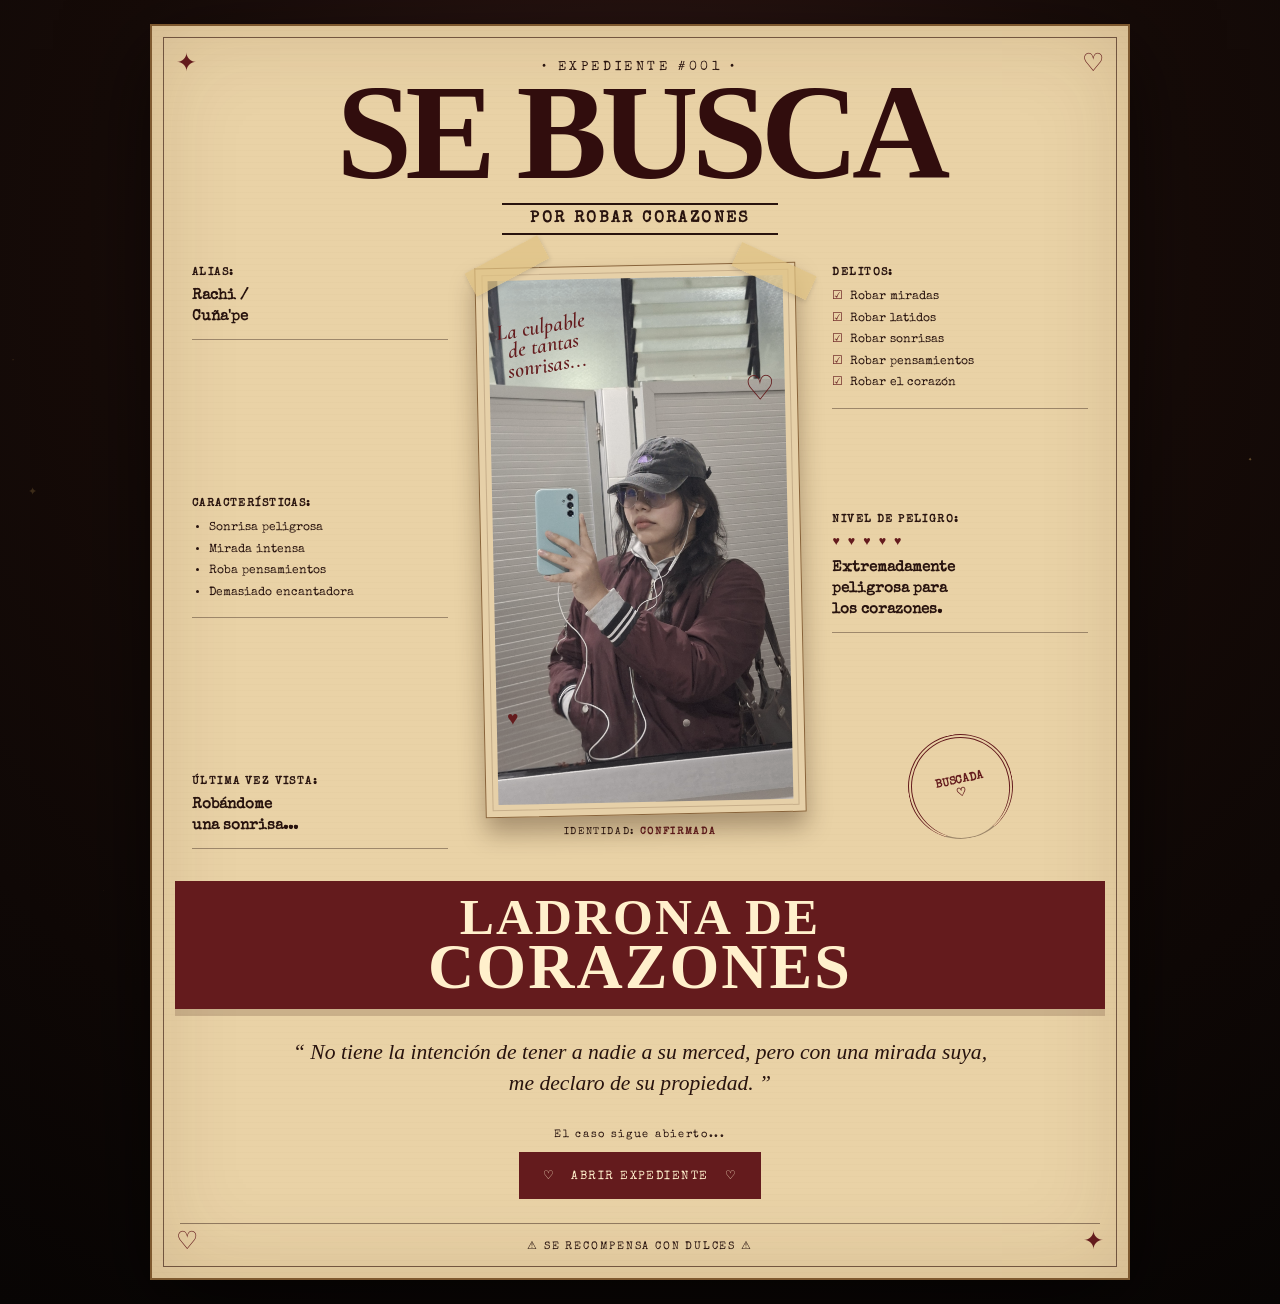
<file: index.html>
<!doctype html><html lang="es"><head><meta charset="utf-8"><meta name="viewport" content="width=device-width,initial-scale=1"><meta name="theme-color" content="#160b08"><title>Se busca — Ladrona de corazones ♡</title><link rel="stylesheet" href="style.css"></head><body class="poster-page"><div class="dust"></div><main class="poster"><i class="corner tl">✦</i><i class="corner tr">♡</i><i class="corner bl">♡</i><i class="corner br">✦</i><header><p class="case">• EXPEDIENTE #001 •</p><h1>SE BUSCA</h1><div class="subtitle">POR ROBAR CORAZONES</div></header><section class="profile"><aside class="side left"><div><b>ALIAS:</b><strong>Rachi /<br>Cuña'pe</strong></div><div><b>CARACTERÍSTICAS:</b><ul><li>Sonrisa peligrosa</li><li>Mirada intensa</li><li>Roba pensamientos</li><li>Demasiado encantadora</li></ul></div><div><b>ÚLTIMA VEZ VISTA:</b><strong>Robándome<br>una sonrisa...</strong></div></aside><div class="photo-area"><span class="tape tape1"></span><span class="tape tape2"></span><div class="photo"><img src="sospechosa.png" alt="Fotografía de la sospechosa"><span class="ph h1">♡</span><span class="ph h2">♥</span><span class="note">La culpable<br>de tantas<br>sonrisas...</span></div><small>IDENTIDAD: <b>CONFIRMADA</b></small></div><aside class="side right"><div><b>DELITOS:</b><ul class="checks"><li>Robar miradas</li><li>Robar latidos</li><li>Robar sonrisas</li><li>Robar pensamientos</li><li>Robar el corazón</li></ul></div><div><b>NIVEL DE PELIGRO:</b><div class="danger">♥ ♥ ♥ ♥ ♥</div><strong>Extremadamente<br>peligrosa para<br>los corazones.</strong></div><div class="stamp">BUSCADA<br>♡</div></aside></section><section class="banner">LADRONA DE<br><span>CORAZONES</span></section><section class="quote">“ No tiene la intención de tener a nadie a su merced, pero con una mirada suya, me declaro de su propiedad. ”</section><section class="open"><p>El caso sigue abierto...</p><a href="carta.html">♡ &nbsp; ABRIR EXPEDIENTE &nbsp; ♡</a></section><footer>⚠ SE RECOMPENSA CON DULCES ⚠</footer></main><script src="script.js"></script></body></html>
</file>
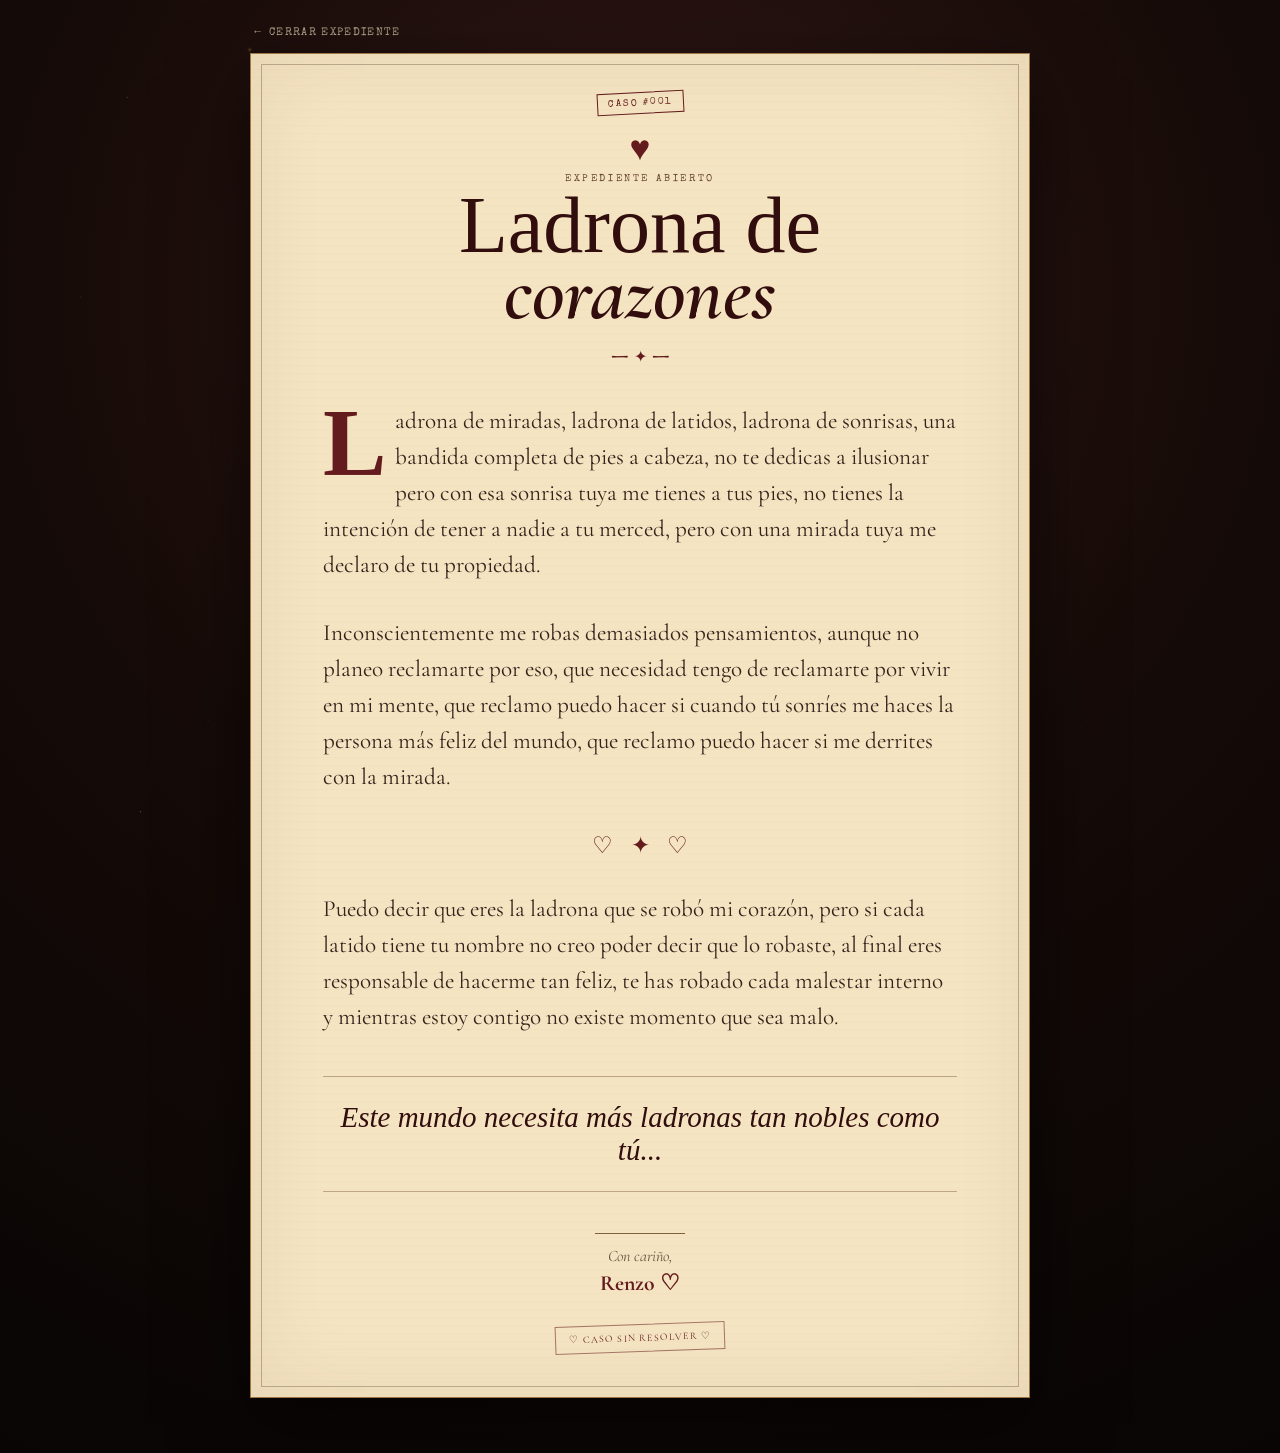
<file: carta.html>
<!doctype html><html lang="es"><head><meta charset="utf-8"><meta name="viewport" content="width=device-width,initial-scale=1"><meta name="theme-color" content="#180c0a"><title>Expediente abierto — ♡</title><link rel="stylesheet" href="style.css"></head><body class="letter-page"><div class="dust"></div><main class="letter-wrap"><a class="back" href="index.html">← cerrar expediente</a><article class="letter"><header><span class="tiny">CASO #001</span><div class="heart">♥</div><p>EXPEDIENTE ABIERTO</p><h1>Ladrona de<br><em>corazones</em></h1><div class="ornament">— ✦ —</div></header><div class="letter-body"><p class="dropcap">Ladrona de miradas, ladrona de latidos, ladrona de sonrisas, una bandida completa de pies a cabeza, no te dedicas a ilusionar pero con esa sonrisa tuya me tienes a tus pies, no tienes la intención de tener a nadie a tu merced, pero con una mirada tuya me declaro de tu propiedad.</p><p>Inconscientemente me robas demasiados pensamientos, aunque no planeo reclamarte por eso, que necesidad tengo de reclamarte por vivir en mi mente, que reclamo puedo hacer si cuando tú sonríes me haces la persona más feliz del mundo, que reclamo puedo hacer si me derrites con la mirada.</p><div class="divider">♡ &nbsp; ✦ &nbsp; ♡</div><p>Puedo decir que eres la ladrona que se robó mi corazón, pero si cada latido tiene tu nombre no creo poder decir que lo robaste, al final eres responsable de hacerme tan feliz, te has robado cada malestar interno y mientras estoy contigo no existe momento que sea malo.</p><p class="final">Este mundo necesita más ladronas tan nobles como tú...</p></div><footer><div class="line"></div><p>Con cariño,</p><strong>Renzo ♡</strong><div class="closed">♡ CASO SIN RESOLVER ♡</div></footer></article></main><script src="script.js"></script></body></html>
</file>
<file: style.css>
@import url('https://fonts.googleapis.com/css2?family=Cormorant+Garamond:wght@400;500;600;700&family=Special+Elite&display=swap');
:root{--ink:#28130e;--red:#641b1d;--dark:#310d0d;--gold:#c9984d;--paper:#e9d2a6;--light:#f4e4c1;--cream:#fff0cc}*{box-sizing:border-box}html{min-height:100%}body{margin:0;min-height:100vh;color:var(--ink);font-family:"Special Elite",Georgia,serif;background:radial-gradient(circle at 50% 20%,#321816,#160b08 45%,#080504)}a{-webkit-tap-highlight-color:transparent}.dust{position:fixed;inset:0;overflow:hidden;pointer-events:none;z-index:0}.dust:before{content:"✦  ·  ♡     ·     ✦     ·  ♡";position:absolute;top:-10%;left:-10%;width:120%;color:#c9984d22;font-size:14px;letter-spacing:24px;animation:fall 25s linear infinite}@keyframes fall{to{transform:translateY(120vh) rotate(8deg)}}
.poster-page{padding:24px 12px}.poster{position:relative;z-index:1;width:min(100%,980px);margin:auto;padding:30px 28px 26px;overflow:hidden;border:2px solid #7e5930;background:repeating-linear-gradient(0deg,transparent 0,transparent 5px,#5b321a08 6px),var(--paper);box-shadow:0 25px 80px #0009,inset 0 0 90px #4e250f26}.poster:before{content:"";position:absolute;inset:11px;border:1px solid #3a1b10a6;pointer-events:none}.corner{position:absolute;z-index:3;color:var(--red);font-style:normal;font-size:25px}.tl{top:22px;left:24px}.tr{top:22px;right:24px}.bl{bottom:22px;left:24px}.br{bottom:22px;right:24px}header{text-align:center;position:relative;z-index:2}.case{margin:5px 0;font-size:.8rem;letter-spacing:.28em}.poster h1{margin:0;color:var(--dark);font-family:Georgia,serif;font-size:clamp(4rem,11vw,8.5rem);line-height:.78;letter-spacing:-.05em}.subtitle{display:inline-block;margin-top:18px;padding:6px 28px;border-top:2px solid var(--ink);border-bottom:2px solid var(--ink);font-size:clamp:.8rem,2.3vw,1.5rem);letter-spacing:.15em;font-weight:bold}.profile{position:relative;z-index:2;display:grid;grid-template-columns:1fr minmax(330px,1.35fr) 1fr;gap:20px;align-items:center;padding:18px 12px 28px}.side{align-self:stretch;display:flex;flex-direction:column;justify-content:space-between;font-size:.78rem;line-height:1.4}.side>div{padding:12px 0;border-bottom:1px solid #28130e63}.side b{display:block;margin-bottom:6px;font-size:.68rem;letter-spacing:.13em}.side strong{font-size:.92rem}.side ul{margin:8px 0 0;padding-left:17px}.side li{margin:4px 0}.checks{list-style:none;padding-left:0!important}.checks li:before{content:"☑";color:var(--red);margin-right:7px}.danger{margin:7px 0;color:var(--red);letter-spacing:2px}.stamp{width:105px;height:105px;margin:10px auto;display:grid;place-content:center;border:4px double var(--red);border-radius:50%;color:var(--red);text-align:center;font-weight:bold;font-size:.72rem;line-height:1.1;transform:rotate(-12deg)}.photo-area{position:relative;padding:12px;text-align:center}.photo{position:relative;padding:12px;background:#e6d0a8;border:1px solid #88633a;box-shadow:0 15px 25px #30190c59;transform:rotate(-1.2deg)}.photo:before{content:"";position:absolute;inset:6px;border:1px solid #4b2a1633;pointer-events:none}.photo img{display:block;width:100%;height:auto;max-height:610px;object-fit:cover;filter:sepia(.12) saturate(.82)}.tape{position:absolute;z-index:4;width:82px;height:26px;background:#e0c284b8;box-shadow:0 2px 5px #0002}.tape1{top:0;left:-2px;transform:rotate(-28deg)}.tape2{top:5px;right:-3px;transform:rotate(25deg)}.ph{position:absolute;z-index:5;color:var(--red);font:34px Georgia; text-shadow:0 1px #fff0}.h1{top:19%;right:7%}.h2{bottom:16%;left:7%;font-size:19px}.note{position:absolute;z-index:5;top:9%;left:7%;color:var(--red);font:600 italic clamp(1rem,2vw,1.35rem)/.9 "Cormorant Garamond",Georgia;transform:rotate(-8deg)}.photo-area>small{display:block;margin-top:12px;font-size:.65rem;letter-spacing:.16em}.photo-area small b{color:var(--red)}.banner{position:relative;z-index:2;margin:4px -5px 22px;padding:13px 20px;background:var(--red);color:var(--cream);text-align:center;font:900 clamp(1.7rem,5vw,3.2rem)/.88 Georgia;letter-spacing:.04em;box-shadow:0 7px #41170e2e}.banner span{font-size:1.25em}.quote{position:relative;z-index:2;max-width:760px;margin:28px auto;padding:0 25px;text-align:center;font:italic clamp(1rem,2.4vw,1.35rem)/1.45 Georgia}.open{position:relative;z-index:2;margin-top:30px;text-align:center}.open p{margin-bottom:12px;font-size:.7rem;letter-spacing:.15em}.open a{display:inline-flex;padding:14px 22px;border:2px solid var(--red);background:var(--red);color:var(--cream);text-decoration:none;font-size:.75rem;letter-spacing:.12em;transition:.25s}.open a:hover{transform:translateY(-3px);box-shadow:0 8px 18px #39110c4d}.poster footer{position:relative;z-index:2;margin-top:24px;padding-top:15px;border-top:1px solid #28130e73;text-align:center;font-size:.7rem;letter-spacing:.16em}
.letter-page{padding:24px 14px 55px}.letter-wrap{position:relative;z-index:2;width:min(100%,780px);margin:auto}.back{display:inline-block;margin:0 0 15px 2px;color:#ffeecaab;text-decoration:none;font-size:.7rem;letter-spacing:.12em;text-transform:uppercase}.letter{position:relative;padding:38px clamp(24px,7vw,72px) 45px;overflow:hidden;background:repeating-linear-gradient(0deg,transparent 0,transparent 7px,#5b321a08 8px),var(--light);border:1px solid #9d7644;box-shadow:0 25px 70px #0008,inset 0 0 80px #552b1414}.letter:before{content:"";position:absolute;inset:10px;border:1px solid #4725154d;pointer-events:none}.letter header{text-align:center;padding-bottom:22px}.tiny{display:inline-block;padding:5px 10px;border:1px solid var(--red);color:var(--red);font-size:.6rem;letter-spacing:.16em;transform:rotate(-3deg)}.heart{margin:15px 0 4px;color:var(--red);font-size:2.2rem;animation:pulse 2.2s infinite}@keyframes pulse{0%,100%{transform:scale(1)}15%{transform:scale(1.15)}30%{transform:scale(1)}45%{transform:scale(1.1)}}.letter header p{margin:0 0 8px;color:#684631;font-size:.65rem;letter-spacing:.25em}.letter h1{margin:0;color:var(--dark);font:500 clamp(2.5rem,9vw,5rem)/.83 Georgia}.letter h1 em{font-family:"Cormorant Garamond",Georgia;font-weight:600}.ornament{margin-top:20px;color:var(--red)}.letter-body{padding-top:15px;color:#34221b;font:clamp(1.2rem,4.5vw,1.45rem)/1.55 "Cormorant Garamond",Georgia}.letter-body p{margin:0 0 1.4em}.dropcap:first-letter{float:left;margin:.06em .09em 0 0;color:var(--red);font:700 4.1em/.72 Georgia}.divider{text-align:center;color:var(--red);margin:28px 0;font-family:Georgia}.final{margin-top:40px!important;padding:24px 15px;border-top:1px solid #5c301d59;border-bottom:1px solid #5c301d59;color:var(--dark);text-align:center;font:italic 1.25em Georgia}.letter footer{text-align:center;margin-top:35px;font-family:"Cormorant Garamond",Georgia}.line{width:90px;margin:0 auto 12px;border-top:1px solid #80613d}.letter footer p{margin:0;color:#6b5546;font-style:italic}.letter footer strong{display:block;margin-top:4px;color:var(--red);font-size:1.35rem}.closed{display:inline-block;margin-top:28px;padding:7px 13px;border:1px solid #641b1d8c;color:var(--red);font-size:.62rem;letter-spacing:.12em;transform:rotate(-2deg)}
@media(max-width:720px){.poster-page{padding:8px}.poster{padding:25px 17px 20px}.poster h1{font-size:clamp(3.5rem,19vw,6rem)}.subtitle{padding:5px 14px;font-size:.68rem}.profile{grid-template-columns:1fr;gap:4px;padding:0 3px 20px}.photo-area{order:-1;width:min(100%,470px);margin:0 auto 5px}.side{display:grid;grid-template-columns:1fr 1fr;gap:0 16px}.side>div{min-height:110px}.right .stamp{display:none}.quote{padding:0 12px}}@media(max-width:420px){.poster{padding-left:13px;padding-right:13px}.poster h1{font-size:3.45rem}.case{font-size:.62rem}.subtitle{font-size:.58rem}.side{font-size:.7rem}.side strong{font-size:.82rem}.letter{padding-left:22px;padding-right:22px}}@media(prefers-reduced-motion:reduce){*{animation-duration:.01ms!important}}
</file>
